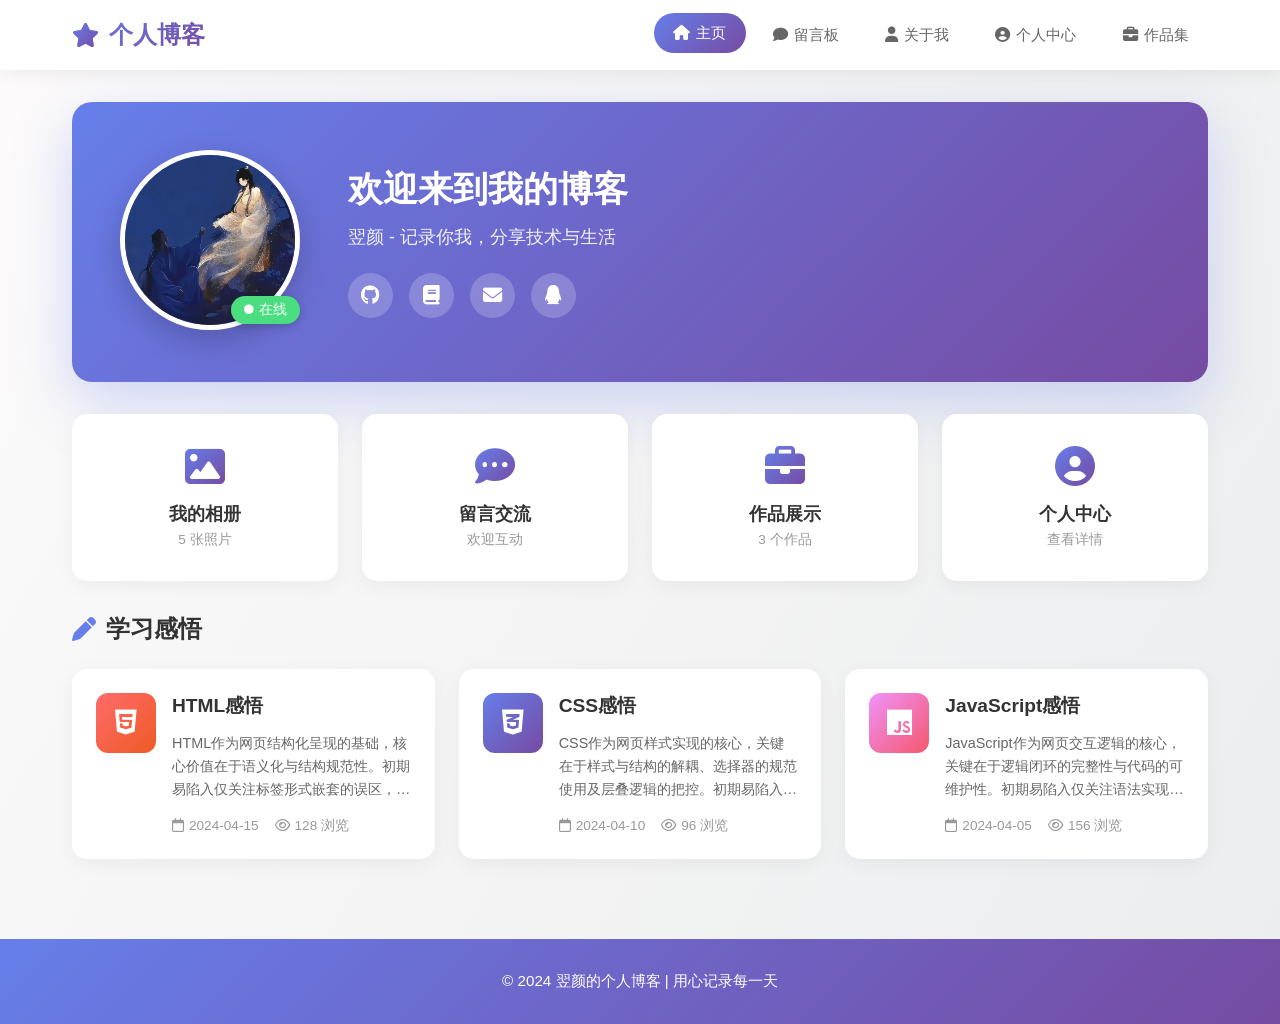
<file: 个人博客/index.html>
<!doctype html>
<html lang="zh-CN">
  <head>
    <meta charset="UTF-8" />
    <meta name="viewport" content="width=device-width, initial-scale=1.0" />
    <title>翌颜的个人博客 - 首页</title>
    <link rel="stylesheet" href="css/common.css" />
    <link rel="stylesheet" href="css/main.CSS" />
    <link
      rel="stylesheet"
      href="https://cdnjs.cloudflare.com/ajax/libs/font-awesome/6.4.0/css/all.min.css"
    />
  </head>
  <body>
    <nav id="nav">
      <div class="nav-container">
        <div class="logo">
          <i class="fas fa-star"></i>
          <span>个人博客</span>
        </div>
        <div class="menu-toggle">
          <i class="fas fa-bars"></i>
        </div>
        <div class="nav-list">
          <a href="main.html" class="active"
            ><i class="fas fa-home"></i> 主页</a
          >
          <a href="留言板.html"><i class="fas fa-comment"></i> 留言板</a>
          <a href="about.html"><i class="fas fa-user"></i> 关于我</a>
          <a href="center.html"><i class="fas fa-user-circle"></i> 个人中心</a>
          <a href="works.html"><i class="fas fa-briefcase"></i> 作品集</a>
        </div>
      </div>
    </nav>

    <main id="main">
      <div class="hero-section">
        <div class="hero-content">
          <div class="img_box">
            <img src="imgs/对饮.jpg" alt="个人头像" />
            <div class="status-badge"><i class="fas fa-circle"></i> 在线</div>
          </div>
          <div class="profile-info">
            <h1>欢迎来到我的博客</h1>
            <p class="subtitle">翌颜 - 记录你我，分享技术与生活</p>
            <div class="social-links">
              <a href="#" title="GitHub"><i class="fab fa-github"></i></a>
              <a href="#" title="CSDN"><i class="fas fa-book"></i></a>
              <a href="#" title="邮箱"><i class="fas fa-envelope"></i></a>
              <a href="#" title="QQ"><i class="fab fa-qq"></i></a>
            </div>
          </div>
        </div>
      </div>

      <div class="content-wrapper">
        <section class="quick-links">
          <div class="link-card">
            <a href="照片.html">
              <i class="fas fa-image"></i>
              <span>我的相册</span>
              <small>5 张照片</small>
            </a>
          </div>
          <div class="link-card">
            <a href="留言板.html">
              <i class="fas fa-comment-dots"></i>
              <span>留言交流</span>
              <small>欢迎互动</small>
            </a>
          </div>
          <div class="link-card">
            <a href="works.html">
              <i class="fas fa-briefcase"></i>
              <span>作品展示</span>
              <small>3 个作品</small>
            </a>
          </div>
          <div class="link-card">
            <a href="center.html">
              <i class="fas fa-user-circle"></i>
              <span>个人中心</span>
              <small>查看详情</small>
            </a>
          </div>
        </section>

        <section class="articles-section">
          <h2 class="section-title"><i class="fas fa-pen"></i> 学习感悟</h2>
          <div class="articles-grid">
            <article class="article-card">
              <div class="article-icon">
                <i class="fab fa-html5"></i>
              </div>
              <div class="article-content">
                <h3>HTML感悟</h3>
                <p>
                  HTML作为网页结构化呈现的基础，核心价值在于语义化与结构规范性。初期易陷入仅关注标签形式嵌套的误区，忽视header、section、p等标签的语义属性，导致页面结构混乱、可读性与可维护性差。实操中需精准匹配标签与内容逻辑，严格遵循标签闭合规则，边编写边调试预览，确保层级清晰。
                </p>
                <div class="article-meta">
                  <span><i class="far fa-calendar"></i> 2024-04-15</span>
                  <span><i class="far fa-eye"></i> 128 浏览</span>
                </div>
              </div>
            </article>

            <article class="article-card">
              <div
                class="article-icon"
                style="
                  background: linear-gradient(135deg, #667eea 0%, #764ba2 100%);
                "
              >
                <i class="fab fa-css3-alt"></i>
              </div>
              <div class="article-content">
                <h3>CSS感悟</h3>
                <p>
                  CSS作为网页样式实现的核心，关键在于样式与结构的解耦、选择器的规范使用及层叠逻辑的把控。初期易陷入样式堆砌的误区，滥用ID选择器或行内样式，导致样式冲突、复用性差，后期维护成本高。
                </p>
                <div class="article-meta">
                  <span><i class="far fa-calendar"></i> 2024-04-10</span>
                  <span><i class="far fa-eye"></i> 96 浏览</span>
                </div>
              </div>
            </article>

            <article class="article-card">
              <div
                class="article-icon"
                style="
                  background: linear-gradient(135deg, #f093fb 0%, #f5576c 100%);
                "
              >
                <i class="fab fa-js"></i>
              </div>
              <div class="article-content">
                <h3>JavaScript感悟</h3>
                <p>
                  JavaScript作为网页交互逻辑的核心，关键在于逻辑闭环的完整性与代码的可维护性。初期易陷入仅关注语法实现的误区，忽视变量作用域、事件触发时机等细节，导致交互行为异常、代码难以调试。
                </p>
                <div class="article-meta">
                  <span><i class="far fa-calendar"></i> 2024-04-05</span>
                  <span><i class="far fa-eye"></i> 156 浏览</span>
                </div>
              </div>
            </article>
          </div>
        </section>
      </div>
    </main>

    <footer class="footer">
      <p>© 2024 翌颜的个人博客 | 用心记录每一天</p>
    </footer>

    <script>
      document
        .querySelector(".menu-toggle")
        .addEventListener("click", function () {
          document.querySelector(".nav-list").classList.toggle("active");
        });

      document.querySelectorAll(".nav-list a").forEach((link) => {
        if (link.href === window.location.href) {
          link.classList.add("active");
        }
      });

      const observer = new IntersectionObserver(
        (entries) => {
          entries.forEach((entry) => {
            if (entry.isIntersecting) {
              entry.target.style.opacity = "1";
              entry.target.style.transform = "translateY(0)";
            }
          });
        },
        { threshold: 0.1 },
      );

      document.querySelectorAll(".article-card, .link-card").forEach((card) => {
        card.style.opacity = "0";
        card.style.transform = "translateY(20px)";
        card.style.transition = "opacity 0.6s ease, transform 0.6s ease";
        observer.observe(card);
      });
    </script>
  </body>
</html>
</file>
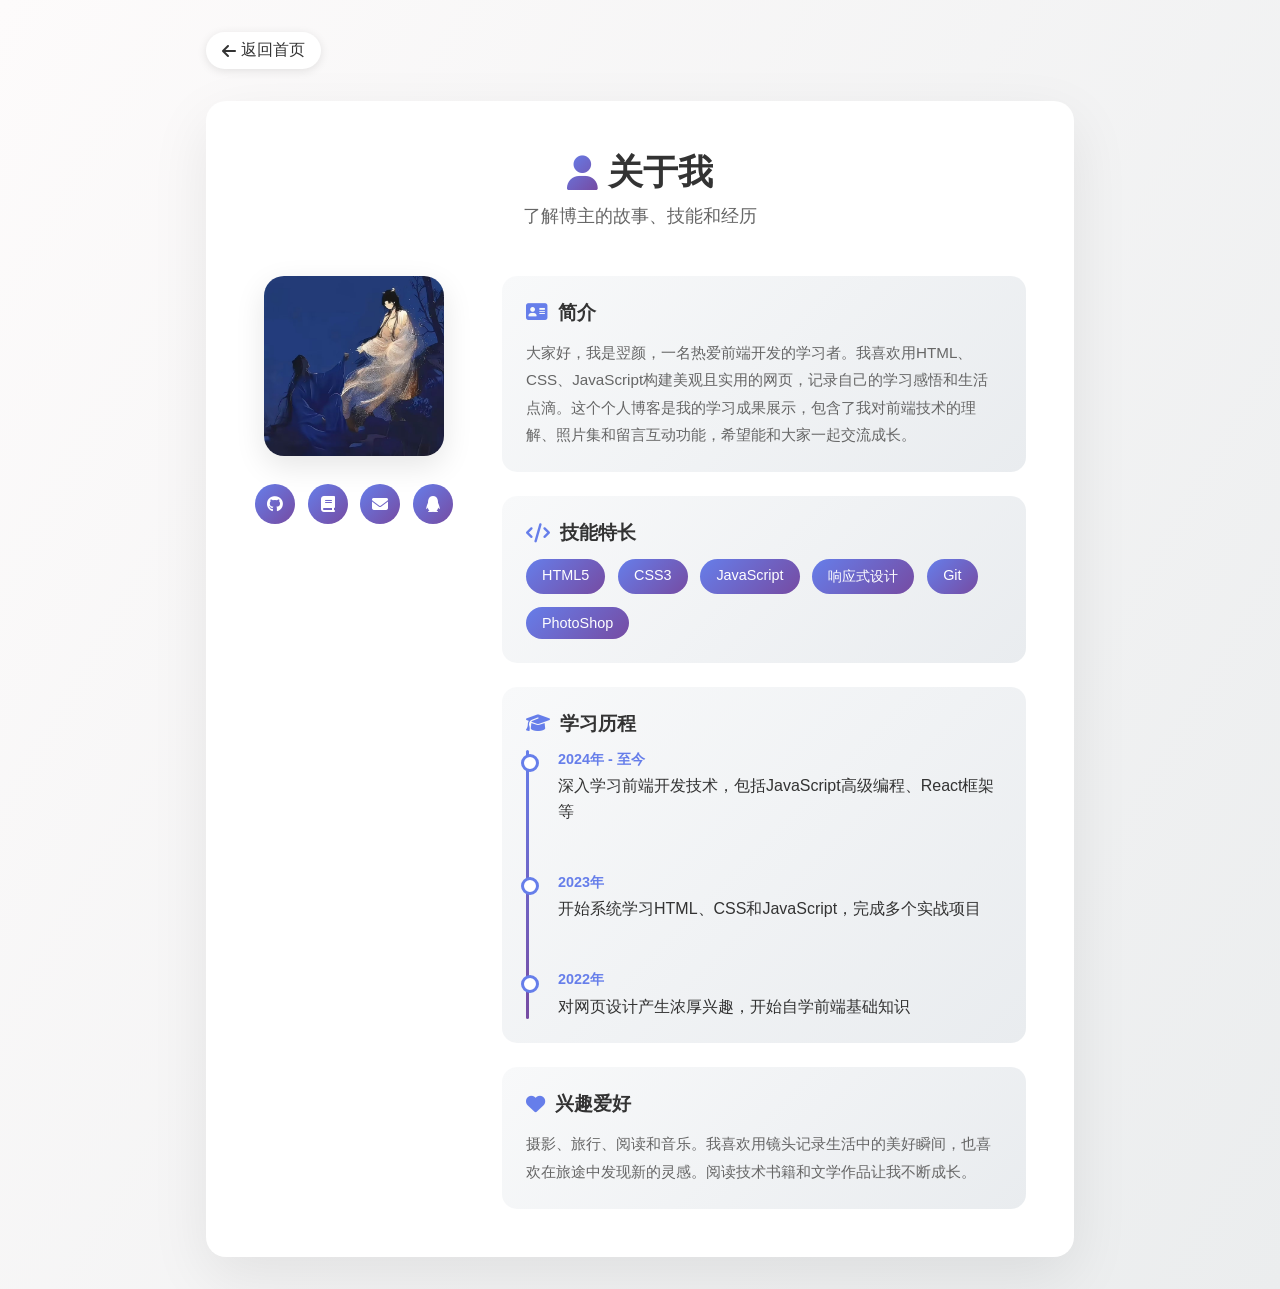
<file: 个人博客/about.html>
<!doctype html>
<html lang="zh-CN">
  <head>
    <meta charset="UTF-8" />
    <meta name="viewport" content="width=device-width, initial-scale=1.0" />
    <title>关于我 - 个人博客</title>
    <link rel="stylesheet" href="css/common.css" />
    <link
      rel="stylesheet"
      href="https://cdnjs.cloudflare.com/ajax/libs/font-awesome/6.4.0/css/all.min.css"
    />
    <style>
      * {
        padding: 0;
        margin: 0;
        box-sizing: border-box;
      }

      body {
        background: linear-gradient(120deg, #fdfbfb 0%, #ebedee 100%);
        min-height: 100vh;
        font-family: "PingFang SC", "Microsoft YaHei", sans-serif;
      }

      .container {
        max-width: 900px;
        margin: 0 auto;
        padding: 2rem 1rem;
      }

      .back-btn {
        display: inline-flex;
        align-items: center;
        gap: 5px;
        color: #333;
        font-size: 1rem;
        padding: 0.5rem 1rem;
        background: white;
        border-radius: 25px;
        transition: all 0.3s ease;
        margin-bottom: 2rem;
        box-shadow: 0 2px 10px rgba(0, 0, 0, 0.1);
      }

      .back-btn:hover {
        transform: translateX(-5px);
        box-shadow: 0 4px 15px rgba(0, 0, 0, 0.15);
      }

      .about-card {
        background: white;
        border-radius: 20px;
        padding: 3rem;
        box-shadow: 0 20px 60px rgba(0, 0, 0, 0.08);
      }

      .section-header {
        text-align: center;
        margin-bottom: 3rem;
      }

      .section-header h1 {
        font-size: 2.2rem;
        color: #333;
        margin-bottom: 0.5rem;
        display: flex;
        align-items: center;
        justify-content: center;
        gap: 10px;
      }

      .section-header h1 i {
        background: linear-gradient(135deg, #667eea 0%, #764ba2 100%);
        -webkit-background-clip: text;
        -webkit-text-fill-color: transparent;
      }

      .section-header p {
        color: #666;
        font-size: 1.1rem;
      }

      .about-content {
        display: grid;
        grid-template-columns: 200px 1fr;
        gap: 3rem;
        align-items: start;
      }

      .avatar-section {
        text-align: center;
      }

      .avatar-section img {
        width: 180px;
        height: 180px;
        border-radius: 20px;
        object-fit: cover;
        box-shadow: 0 10px 30px rgba(0, 0, 0, 0.1);
        margin-bottom: 1.5rem;
        transition: transform 0.3s ease;
      }

      .avatar-section img:hover {
        transform: scale(1.05);
      }

      .social-links {
        display: flex;
        justify-content: center;
        gap: 0.8rem;
      }

      .social-links a {
        width: 40px;
        height: 40px;
        background: linear-gradient(135deg, #667eea 0%, #764ba2 100%);
        border-radius: 50%;
        display: flex;
        align-items: center;
        justify-content: center;
        color: white;
        font-size: 1rem;
        transition: all 0.3s ease;
      }

      .social-links a:hover {
        transform: translateY(-3px);
        box-shadow: 0 5px 15px rgba(102, 126, 234, 0.4);
      }

      .info-section {
        display: flex;
        flex-direction: column;
        gap: 1.5rem;
      }

      .info-block {
        background: linear-gradient(135deg, #f8f9fa 0%, #e9ecef 100%);
        padding: 1.5rem;
        border-radius: 15px;
        transition: all 0.3s ease;
      }

      .info-block:hover {
        transform: translateX(5px);
        box-shadow: 0 5px 20px rgba(0, 0, 0, 0.05);
      }

      .info-block h3 {
        color: #333;
        font-size: 1.2rem;
        margin-bottom: 0.8rem;
        display: flex;
        align-items: center;
        gap: 10px;
      }

      .info-block h3 i {
        color: #667eea;
      }

      .info-block p {
        color: #666;
        line-height: 1.8;
        font-size: 0.95rem;
      }

      .skills-list {
        display: flex;
        flex-wrap: wrap;
        gap: 0.8rem;
      }

      .skill-tag {
        padding: 0.5rem 1rem;
        background: linear-gradient(135deg, #667eea 0%, #764ba2 100%);
        color: white;
        border-radius: 20px;
        font-size: 0.9rem;
        transition: all 0.3s ease;
      }

      .skill-tag:hover {
        transform: translateY(-2px);
        box-shadow: 0 5px 15px rgba(102, 126, 234, 0.4);
      }

      .timeline {
        position: relative;
        padding-left: 2rem;
      }

      .timeline::before {
        content: "";
        position: absolute;
        left: 0;
        top: 0;
        bottom: 0;
        width: 3px;
        background: linear-gradient(180deg, #667eea 0%, #764ba2 100%);
        border-radius: 2px;
      }

      .timeline-item {
        position: relative;
        margin-bottom: 1.5rem;
        padding-bottom: 1.5rem;
      }

      .timeline-item::before {
        content: "";
        position: absolute;
        left: -2.3rem;
        top: 0.3rem;
        width: 12px;
        height: 12px;
        background: white;
        border: 3px solid #667eea;
        border-radius: 50%;
      }

      .timeline-item:last-child {
        margin-bottom: 0;
        padding-bottom: 0;
      }

      .timeline-date {
        color: #667eea;
        font-size: 0.9rem;
        font-weight: 600;
        margin-bottom: 0.3rem;
      }

      .timeline-content {
        color: #333;
        font-size: 1rem;
        line-height: 1.6;
      }

      @media (max-width: 768px) {
        .about-content {
          grid-template-columns: 1fr;
          gap: 2rem;
        }

        .avatar-section {
          display: flex;
          flex-direction: column;
          align-items: center;
        }

        .avatar-section img {
          width: 150px;
          height: 150px;
        }

        .section-header h1 {
          font-size: 1.8rem;
        }

        .about-card {
          padding: 2rem 1.5rem;
        }
      }
    </style>
  </head>
  <body>
    <div class="container">
      <a href="main.html" class="back-btn">
        <i class="fas fa-arrow-left"></i> 返回首页
      </a>

      <div class="about-card">
        <div class="section-header">
          <h1><i class="fas fa-user"></i> 关于我</h1>
          <p>了解博主的故事、技能和经历</p>
        </div>

        <div class="about-content">
          <div class="avatar-section">
            <img src="imgs/对饮.jpg" alt="个人头像" />
            <div class="social-links">
              <a href="#" title="GitHub"><i class="fab fa-github"></i></a>
              <a href="#" title="CSDN"><i class="fas fa-book"></i></a>
              <a href="#" title="邮箱"><i class="fas fa-envelope"></i></a>
              <a href="#" title="QQ"><i class="fab fa-qq"></i></a>
            </div>
          </div>

          <div class="info-section">
            <div class="info-block">
              <h3><i class="fas fa-address-card"></i> 简介</h3>
              <p>
                大家好，我是翌颜，一名热爱前端开发的学习者。我喜欢用HTML、CSS、JavaScript构建美观且实用的网页，记录自己的学习感悟和生活点滴。这个个人博客是我的学习成果展示，包含了我对前端技术的理解、照片集和留言互动功能，希望能和大家一起交流成长。
              </p>
            </div>

            <div class="info-block">
              <h3><i class="fas fa-code"></i> 技能特长</h3>
              <div class="skills-list">
                <span class="skill-tag">HTML5</span>
                <span class="skill-tag">CSS3</span>
                <span class="skill-tag">JavaScript</span>
                <span class="skill-tag">响应式设计</span>
                <span class="skill-tag">Git</span>
                <span class="skill-tag">PhotoShop</span>
              </div>
            </div>

            <div class="info-block">
              <h3><i class="fas fa-graduation-cap"></i> 学习历程</h3>
              <div class="timeline">
                <div class="timeline-item">
                  <div class="timeline-date">2024年 - 至今</div>
                  <div class="timeline-content">
                    深入学习前端开发技术，包括JavaScript高级编程、React框架等
                  </div>
                </div>
                <div class="timeline-item">
                  <div class="timeline-date">2023年</div>
                  <div class="timeline-content">
                    开始系统学习HTML、CSS和JavaScript，完成多个实战项目
                  </div>
                </div>
                <div class="timeline-item">
                  <div class="timeline-date">2022年</div>
                  <div class="timeline-content">
                    对网页设计产生浓厚兴趣，开始自学前端基础知识
                  </div>
                </div>
              </div>
            </div>

            <div class="info-block">
              <h3><i class="fas fa-heart"></i> 兴趣爱好</h3>
              <p>
                摄影、旅行、阅读和音乐。我喜欢用镜头记录生活中的美好瞬间，也喜欢在旅途中发现新的灵感。阅读技术书籍和文学作品让我不断成长。
              </p>
            </div>
          </div>
        </div>
      </div>
    </div>
  </body>
</html>
</file>
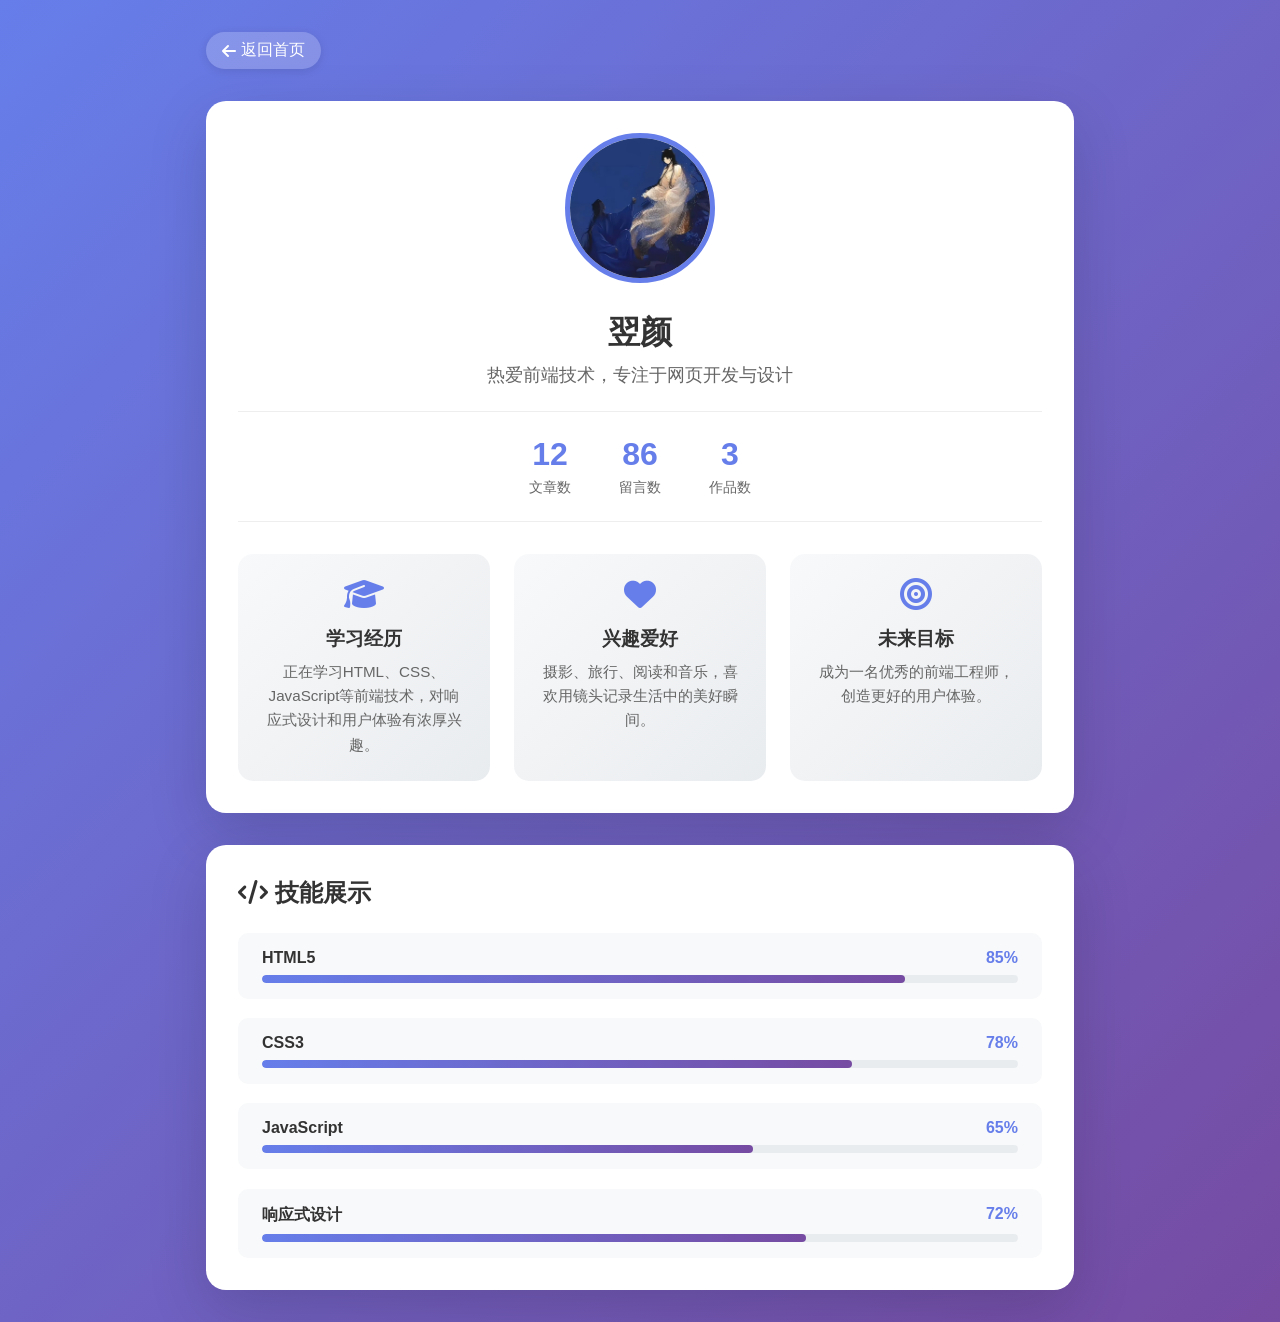
<file: 个人博客/center.html>
<!doctype html>
<html lang="zh-CN">
  <head>
    <meta charset="UTF-8" />
    <meta name="viewport" content="width=device-width, initial-scale=1.0" />
    <title>我的中心 - 个人博客</title>
    <link rel="stylesheet" href="css/common.css" />
    <link
      rel="stylesheet"
      href="https://cdnjs.cloudflare.com/ajax/libs/font-awesome/6.4.0/css/all.min.css"
    />
    <style>
      * {
        padding: 0;
        margin: 0;
        box-sizing: border-box;
      }

      body {
        background: linear-gradient(135deg, #667eea 0%, #764ba2 100%);
        min-height: 100vh;
        font-family: "PingFang SC", "Microsoft YaHei", sans-serif;
      }

      .container {
        max-width: 900px;
        margin: 2rem auto;
        padding: 0 1rem;
      }

      .back-btn {
        display: inline-flex;
        align-items: center;
        gap: 5px;
        color: white;
        font-size: 1rem;
        padding: 0.5rem 1rem;
        background: rgba(255, 255, 255, 0.2);
        border-radius: 25px;
        transition: all 0.3s ease;
        margin-bottom: 2rem;
      }

      .back-btn:hover {
        background: rgba(255, 255, 255, 0.3);
        transform: translateX(-5px);
      }

      .profile-card {
        background: white;
        border-radius: 20px;
        padding: 2rem;
        box-shadow: 0 20px 60px rgba(0, 0, 0, 0.15);
        text-align: center;
        margin-bottom: 2rem;
      }

      .avatar {
        width: 150px;
        height: 150px;
        border-radius: 50%;
        object-fit: cover;
        border: 5px solid #667eea;
        margin-bottom: 1.5rem;
        transition: transform 0.3s ease;
      }

      .avatar:hover {
        transform: scale(1.05);
      }

      .profile-card h1 {
        color: #333;
        font-size: 2rem;
        margin-bottom: 0.5rem;
      }

      .profile-card .subtitle {
        color: #666;
        font-size: 1.1rem;
        margin-bottom: 1.5rem;
      }

      .stats {
        display: flex;
        justify-content: center;
        gap: 3rem;
        padding: 1.5rem 0;
        border-top: 1px solid #eee;
        border-bottom: 1px solid #eee;
      }

      .stat-item {
        text-align: center;
      }

      .stat-item .number {
        font-size: 2rem;
        font-weight: bold;
        color: #667eea;
      }

      .stat-item .label {
        color: #666;
        font-size: 0.9rem;
        margin-top: 0.3rem;
      }

      .info-grid {
        display: grid;
        grid-template-columns: repeat(auto-fit, minmax(250px, 1fr));
        gap: 1.5rem;
        margin-top: 2rem;
      }

      .info-card {
        background: linear-gradient(135deg, #f8f9fa 0%, #e9ecef 100%);
        padding: 1.5rem;
        border-radius: 15px;
        transition: all 0.3s ease;
      }

      .info-card:hover {
        transform: translateY(-5px);
        box-shadow: 0 10px 30px rgba(0, 0, 0, 0.1);
      }

      .info-card i {
        font-size: 2rem;
        color: #667eea;
        margin-bottom: 1rem;
      }

      .info-card h3 {
        color: #333;
        margin-bottom: 0.5rem;
      }

      .info-card p {
        color: #666;
        font-size: 0.95rem;
        line-height: 1.6;
      }

      .skills-section {
        background: white;
        border-radius: 20px;
        padding: 2rem;
        box-shadow: 0 20px 60px rgba(0, 0, 0, 0.15);
      }

      .skills-section h2 {
        color: #333;
        margin-bottom: 1.5rem;
        font-size: 1.5rem;
      }

      .skill-bars {
        display: flex;
        flex-direction: column;
        gap: 1.2rem;
      }

      .skill-item {
        background: #f8f9fa;
        padding: 1rem 1.5rem;
        border-radius: 10px;
      }

      .skill-header {
        display: flex;
        justify-content: space-between;
        margin-bottom: 0.5rem;
      }

      .skill-name {
        color: #333;
        font-weight: 600;
      }

      .skill-percent {
        color: #667eea;
        font-weight: bold;
      }

      .skill-bar {
        height: 8px;
        background: #e9ecef;
        border-radius: 4px;
        overflow: hidden;
      }

      .skill-progress {
        height: 100%;
        background: linear-gradient(90deg, #667eea, #764ba2);
        border-radius: 4px;
        transition: width 1s ease;
      }

      @media (max-width: 768px) {
        .stats {
          flex-direction: column;
          gap: 1.5rem;
        }

        .profile-card h1 {
          font-size: 1.5rem;
        }

        .avatar {
          width: 120px;
          height: 120px;
        }
      }
    </style>
  </head>
  <body>
    <div class="container">
      <a href="main.html" class="back-btn">
        <i class="fas fa-arrow-left"></i> 返回首页
      </a>

      <div class="profile-card">
        <img src="imgs/对饮.jpg" alt="个人头像" class="avatar" />
        <h1>翌颜</h1>
        <p class="subtitle">热爱前端技术，专注于网页开发与设计</p>

        <div class="stats">
          <div class="stat-item">
            <div class="number">12</div>
            <div class="label">文章数</div>
          </div>
          <div class="stat-item">
            <div class="number">86</div>
            <div class="label">留言数</div>
          </div>
          <div class="stat-item">
            <div class="number">3</div>
            <div class="label">作品数</div>
          </div>
        </div>

        <div class="info-grid">
          <div class="info-card">
            <i class="fas fa-graduation-cap"></i>
            <h3>学习经历</h3>
            <p>正在学习HTML、CSS、JavaScript等前端技术，对响应式设计和用户体验有浓厚兴趣。</p>
          </div>
          <div class="info-card">
            <i class="fas fa-heart"></i>
            <h3>兴趣爱好</h3>
            <p>摄影、旅行、阅读和音乐，喜欢用镜头记录生活中的美好瞬间。</p>
          </div>
          <div class="info-card">
            <i class="fas fa-bullseye"></i>
            <h3>未来目标</h3>
            <p>成为一名优秀的前端工程师，创造更好的用户体验。</p>
          </div>
        </div>
      </div>

      <div class="skills-section">
        <h2><i class="fas fa-code"></i> 技能展示</h2>
        <div class="skill-bars">
          <div class="skill-item">
            <div class="skill-header">
              <span class="skill-name">HTML5</span>
              <span class="skill-percent">85%</span>
            </div>
            <div class="skill-bar">
              <div class="skill-progress" style="width: 85%"></div>
            </div>
          </div>
          <div class="skill-item">
            <div class="skill-header">
              <span class="skill-name">CSS3</span>
              <span class="skill-percent">78%</span>
            </div>
            <div class="skill-bar">
              <div class="skill-progress" style="width: 78%"></div>
            </div>
          </div>
          <div class="skill-item">
            <div class="skill-header">
              <span class="skill-name">JavaScript</span>
              <span class="skill-percent">65%</span>
            </div>
            <div class="skill-bar">
              <div class="skill-progress" style="width: 65%"></div>
            </div>
          </div>
          <div class="skill-item">
            <div class="skill-header">
              <span class="skill-name">响应式设计</span>
              <span class="skill-percent">72%</span>
            </div>
            <div class="skill-bar">
              <div class="skill-progress" style="width: 72%"></div>
            </div>
          </div>
        </div>
      </div>
    </div>

    <script>
      document.addEventListener("DOMContentLoaded", function () {
        const skillBars = document.querySelectorAll(".skill-progress");
        skillBars.forEach((bar) => {
          const width = bar.style.width;
          bar.style.width = "0";
          setTimeout(() => {
            bar.style.width = width;
          }, 300);
        });
      });
    </script>
  </body>
</html>
</file>
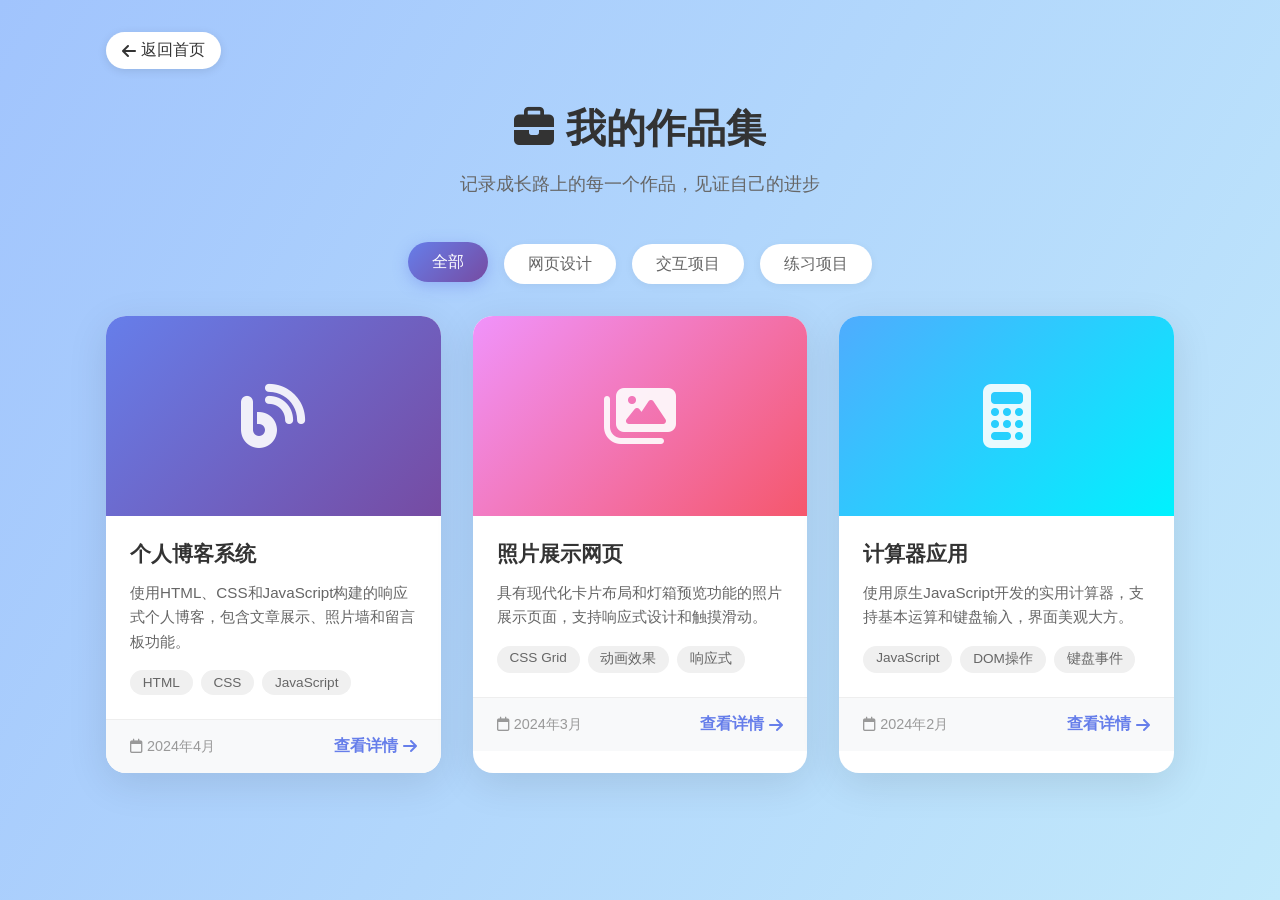
<file: 个人博客/works.html>
<!doctype html>
<html lang="zh-CN">
  <head>
    <meta charset="UTF-8" />
    <meta name="viewport" content="width=device-width, initial-scale=1.0" />
    <title>作品集 - 个人博客</title>
    <link rel="stylesheet" href="css/common.css" />
    <link
      rel="stylesheet"
      href="https://cdnjs.cloudflare.com/ajax/libs/font-awesome/6.4.0/css/all.min.css"
    />
    <style>
      * {
        padding: 0;
        margin: 0;
        box-sizing: border-box;
      }

      body {
        background: linear-gradient(120deg, #a1c4fd 0%, #c2e9fb 100%);
        min-height: 100vh;
        font-family: "PingFang SC", "Microsoft YaHei", sans-serif;
      }

      .container {
        max-width: 1100px;
        margin: 0 auto;
        padding: 2rem 1rem;
      }

      .header {
        text-align: center;
        margin-bottom: 3rem;
      }

      .header h1 {
        font-size: 2.5rem;
        color: #333;
        margin-bottom: 1rem;
      }

      .header p {
        color: #666;
        font-size: 1.1rem;
      }

      .back-btn {
        display: inline-flex;
        align-items: center;
        gap: 5px;
        color: #333;
        font-size: 1rem;
        padding: 0.5rem 1rem;
        background: white;
        border-radius: 25px;
        transition: all 0.3s ease;
        margin-bottom: 2rem;
        box-shadow: 0 2px 10px rgba(0, 0, 0, 0.1);
      }

      .back-btn:hover {
        transform: translateX(-5px);
        box-shadow: 0 4px 15px rgba(0, 0, 0, 0.15);
      }

      .works-grid {
        display: grid;
        grid-template-columns: repeat(auto-fit, minmax(300px, 1fr));
        gap: 2rem;
      }

      .work-card {
        background: white;
        border-radius: 20px;
        overflow: hidden;
        box-shadow: 0 10px 40px rgba(0, 0, 0, 0.1);
        transition: all 0.4s ease;
        cursor: pointer;
      }

      .work-card:hover {
        transform: translateY(-10px);
        box-shadow: 0 20px 60px rgba(0, 0, 0, 0.15);
      }

      .work-image {
        width: 100%;
        height: 200px;
        background: linear-gradient(135deg, #667eea 0%, #764ba2 100%);
        display: flex;
        align-items: center;
        justify-content: center;
        position: relative;
        overflow: hidden;
      }

      .work-image i {
        font-size: 4rem;
        color: white;
        opacity: 0.9;
      }

      .work-image::before {
        content: "";
        position: absolute;
        top: 0;
        left: -100%;
        width: 100%;
        height: 100%;
        background: linear-gradient(
          90deg,
          transparent,
          rgba(255, 255, 255, 0.3),
          transparent
        );
        transition: left 0.5s ease;
      }

      .work-card:hover .work-image::before {
        left: 100%;
      }

      .work-content {
        padding: 1.5rem;
      }

      .work-content h3 {
        color: #333;
        font-size: 1.3rem;
        margin-bottom: 0.8rem;
      }

      .work-content p {
        color: #666;
        font-size: 0.95rem;
        line-height: 1.6;
        margin-bottom: 1rem;
      }

      .work-tags {
        display: flex;
        flex-wrap: wrap;
        gap: 0.5rem;
      }

      .tag {
        padding: 0.3rem 0.8rem;
        background: #f0f0f0;
        color: #666;
        border-radius: 15px;
        font-size: 0.85rem;
        transition: all 0.3s ease;
      }

      .work-card:hover .tag {
        background: #667eea;
        color: white;
      }

      .work-meta {
        display: flex;
        justify-content: space-between;
        align-items: center;
        padding: 1rem 1.5rem;
        background: #f8f9fa;
        border-top: 1px solid #eee;
      }

      .work-date {
        color: #999;
        font-size: 0.9rem;
      }

      .work-link {
        color: #667eea;
        font-weight: 600;
        display: flex;
        align-items: center;
        gap: 5px;
      }

      .work-link:hover {
        color: #764ba2;
      }

      .filter-tabs {
        display: flex;
        justify-content: center;
        gap: 1rem;
        margin-bottom: 2rem;
        flex-wrap: wrap;
      }

      .filter-tab {
        padding: 0.6rem 1.5rem;
        background: white;
        border: none;
        border-radius: 25px;
        cursor: pointer;
        color: #666;
        font-size: 1rem;
        transition: all 0.3s ease;
        box-shadow: 0 2px 10px rgba(0, 0, 0, 0.05);
      }

      .filter-tab:hover,
      .filter-tab.active {
        background: linear-gradient(135deg, #667eea 0%, #764ba2 100%);
        color: white;
        transform: translateY(-2px);
        box-shadow: 0 4px 15px rgba(102, 126, 234, 0.4);
      }

      @media (max-width: 768px) {
        .header h1 {
          font-size: 2rem;
        }

        .works-grid {
          grid-template-columns: 1fr;
        }

        .filter-tabs {
          gap: 0.5rem;
        }

        .filter-tab {
          padding: 0.5rem 1rem;
          font-size: 0.9rem;
        }
      }
    </style>
  </head>
  <body>
    <div class="container">
      <a href="main.html" class="back-btn">
        <i class="fas fa-arrow-left"></i> 返回首页
      </a>

      <div class="header">
        <h1><i class="fas fa-briefcase"></i> 我的作品集</h1>
        <p>记录成长路上的每一个作品，见证自己的进步</p>
      </div>

      <div class="filter-tabs">
        <button class="filter-tab active">全部</button>
        <button class="filter-tab">网页设计</button>
        <button class="filter-tab">交互项目</button>
        <button class="filter-tab">练习项目</button>
      </div>

      <div class="works-grid">
        <div class="work-card">
          <div
            class="work-image"
            style="
              background: linear-gradient(135deg, #667eea 0%, #764ba2 100%);
            "
          >
            <i class="fas fa-blog"></i>
          </div>
          <div class="work-content">
            <h3>个人博客系统</h3>
            <p>
              使用HTML、CSS和JavaScript构建的响应式个人博客，包含文章展示、照片墙和留言板功能。
            </p>
            <div class="work-tags">
              <span class="tag">HTML</span>
              <span class="tag">CSS</span>
              <span class="tag">JavaScript</span>
            </div>
          </div>
          <div class="work-meta">
            <span class="work-date"
              ><i class="far fa-calendar"></i> 2024年4月</span
            >
            <span class="work-link"
              >查看详情 <i class="fas fa-arrow-right"></i
            ></span>
          </div>
        </div>

        <div class="work-card">
          <div
            class="work-image"
            style="
              background: linear-gradient(135deg, #f093fb 0%, #f5576c 100%);
            "
          >
            <i class="fas fa-images"></i>
          </div>
          <div class="work-content">
            <h3>照片展示网页</h3>
            <p>
              具有现代化卡片布局和灯箱预览功能的照片展示页面，支持响应式设计和触摸滑动。
            </p>
            <div class="work-tags">
              <span class="tag">CSS Grid</span>
              <span class="tag">动画效果</span>
              <span class="tag">响应式</span>
            </div>
          </div>
          <div class="work-meta">
            <span class="work-date"
              ><i class="far fa-calendar"></i> 2024年3月</span
            >
            <span class="work-link"
              >查看详情 <i class="fas fa-arrow-right"></i
            ></span>
          </div>
        </div>

        <div class="work-card">
          <div
            class="work-image"
            style="
              background: linear-gradient(135deg, #4facfe 0%, #00f2fe 100%);
            "
          >
            <i class="fas fa-calculator"></i>
          </div>
          <div class="work-content">
            <h3>计算器应用</h3>
            <p>
              使用原生JavaScript开发的实用计算器，支持基本运算和键盘输入，界面美观大方。
            </p>
            <div class="work-tags">
              <span class="tag">JavaScript</span>
              <span class="tag">DOM操作</span>
              <span class="tag">键盘事件</span>
            </div>
          </div>
          <div class="work-meta">
            <span class="work-date"
              ><i class="far fa-calendar"></i> 2024年2月</span
            >
            <span class="work-link"
              >查看详情 <i class="fas fa-arrow-right"></i
            ></span>
          </div>
        </div>
      </div>
    </div>

    <script>
      document.querySelectorAll(".filter-tab").forEach((tab) => {
        tab.addEventListener("click", function () {
          document
            .querySelectorAll(".filter-tab")
            .forEach((t) => t.classList.remove("active"));
          this.classList.add("active");
        });
      });
    </script>
  </body>
</html>
</file>
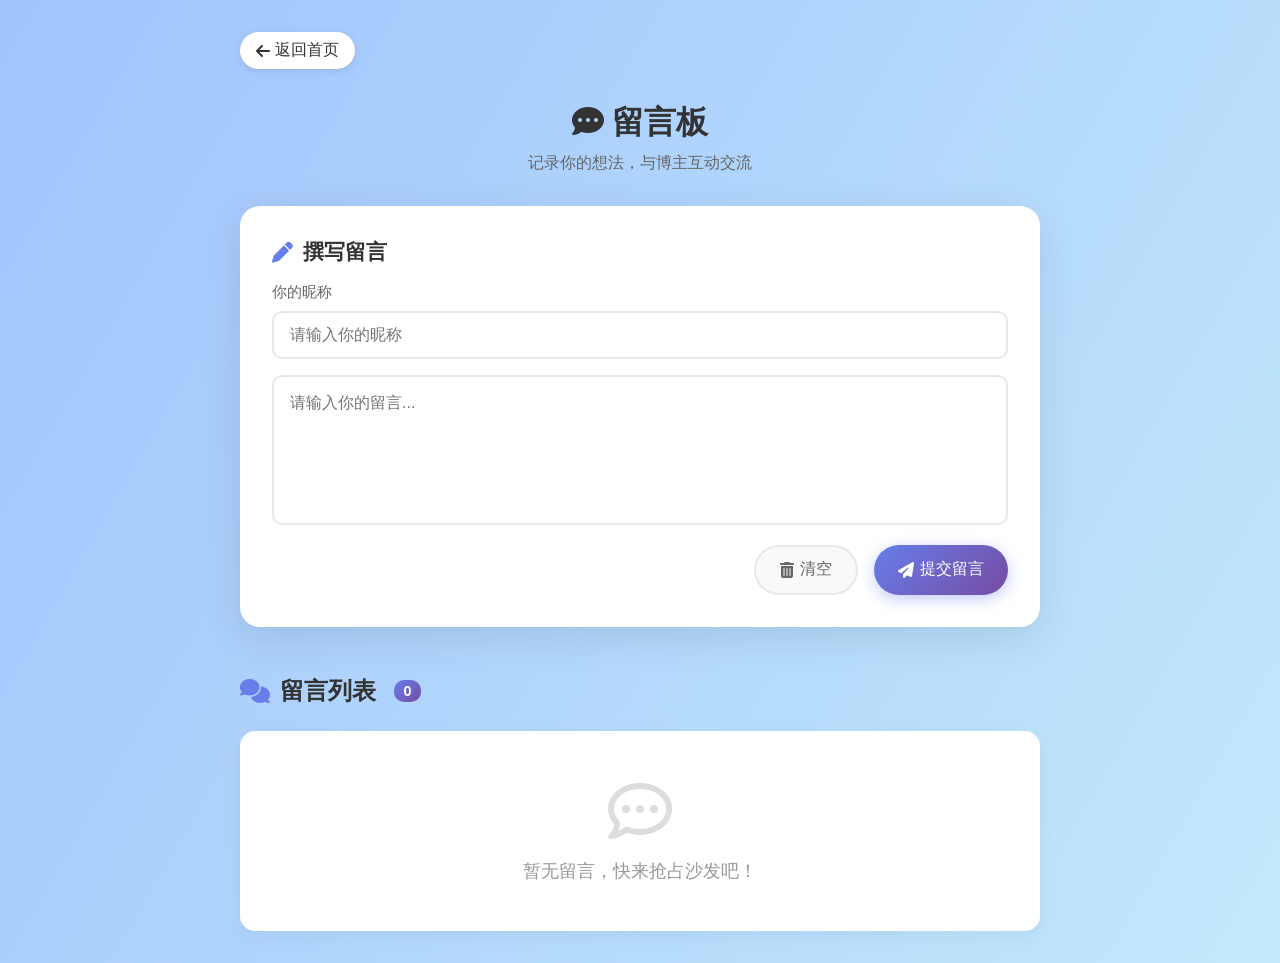
<file: 个人博客/留言板.html>
<!doctype html>
<html lang="zh-CN">
  <head>
    <meta charset="UTF-8" />
    <meta name="viewport" content="width=device-width, initial-scale=1.0" />
    <title>留言板 - 个人博客</title>
    <link rel="stylesheet" href="css/common.css" />
    <link
      rel="stylesheet"
      href="https://cdnjs.cloudflare.com/ajax/libs/font-awesome/6.4.0/css/all.min.css"
    />
    <style>
      * {
        padding: 0;
        margin: 0;
        box-sizing: border-box;
      }

      body {
        background: linear-gradient(120deg, #a1c4fd 0%, #c2e9fb 100%);
        min-height: 100vh;
        font-family: "PingFang SC", "Microsoft YaHei", sans-serif;
        padding: 2rem 1rem;
      }

      .container {
        max-width: 800px;
        margin: 0 auto;
      }

      .header {
        text-align: center;
        margin-bottom: 2rem;
      }

      .header h1 {
        font-size: 2rem;
        color: #333;
        margin-bottom: 0.5rem;
      }

      .header p {
        color: #666;
        font-size: 1rem;
      }

      .back-btn {
        display: inline-flex;
        align-items: center;
        gap: 5px;
        color: #333;
        font-size: 1rem;
        padding: 0.5rem 1rem;
        background: white;
        border-radius: 25px;
        transition: all 0.3s ease;
        margin-bottom: 2rem;
        box-shadow: 0 2px 10px rgba(0, 0, 0, 0.1);
      }

      .back-btn:hover {
        transform: translateX(-5px);
        box-shadow: 0 4px 15px rgba(0, 0, 0, 0.15);
      }

      .message-form {
        background: white;
        border-radius: 20px;
        padding: 2rem;
        box-shadow: 0 10px 40px rgba(0, 0, 0, 0.1);
        margin-bottom: 2rem;
      }

      .message-form h2 {
        color: #333;
        font-size: 1.3rem;
        margin-bottom: 1rem;
        display: flex;
        align-items: center;
        gap: 10px;
      }

      .message-form h2 i {
        color: #667eea;
      }

      .input-group {
        margin-bottom: 1rem;
      }

      .input-group label {
        display: block;
        margin-bottom: 0.5rem;
        color: #666;
        font-size: 0.95rem;
      }

      .input-group input {
        width: 100%;
        padding: 0.8rem 1rem;
        border: 2px solid #e8e8e8;
        border-radius: 10px;
        font-size: 1rem;
        transition: border-color 0.3s ease;
      }

      .input-group input:focus {
        outline: none;
        border-color: #667eea;
      }

      textarea {
        width: 100%;
        height: 150px;
        padding: 1rem;
        border: 2px solid #e8e8e8;
        border-radius: 10px;
        resize: none;
        font-size: 1rem;
        margin-bottom: 1rem;
        transition: border-color 0.3s ease;
        font-family: inherit;
      }

      textarea:focus {
        outline: none;
        border-color: #667eea;
      }

      .btn-group {
        display: flex;
        gap: 1rem;
        justify-content: flex-end;
      }

      .btn {
        padding: 0.8rem 1.5rem;
        border: none;
        border-radius: 25px;
        cursor: pointer;
        font-size: 1rem;
        transition: all 0.3s ease;
        display: flex;
        align-items: center;
        gap: 6px;
      }

      .submit-btn {
        background: linear-gradient(135deg, #667eea 0%, #764ba2 100%);
        color: #fff;
        box-shadow: 0 4px 15px rgba(102, 126, 234, 0.4);
      }

      .submit-btn:hover {
        transform: translateY(-2px);
        box-shadow: 0 6px 20px rgba(102, 126, 234, 0.5);
      }

      .clear-btn {
        background: #f8f9fa;
        color: #666;
        border: 2px solid #e8e8e8;
      }

      .clear-btn:hover {
        background: #fee;
        border-color: #ff6b6b;
        color: #ff6b6b;
      }

      .messages-section {
        margin-top: 3rem;
      }

      .messages-section h2 {
        color: #333;
        font-size: 1.5rem;
        margin-bottom: 1.5rem;
        display: flex;
        align-items: center;
        gap: 10px;
      }

      .messages-section h2 i {
        color: #667eea;
      }

      .messages-count {
        background: linear-gradient(135deg, #667eea 0%, #764ba2 100%);
        color: white;
        padding: 0.2rem 0.6rem;
        border-radius: 10px;
        font-size: 0.9rem;
        margin-left: 0.5rem;
      }

      .message-list {
        display: flex;
        flex-direction: column;
        gap: 1rem;
      }

      .message-card {
        background: white;
        border-radius: 15px;
        padding: 1.5rem;
        box-shadow: 0 5px 20px rgba(0, 0, 0, 0.05);
        transition: all 0.3s ease;
        animation: fadeIn 0.4s ease;
      }

      @keyframes fadeIn {
        from {
          opacity: 0;
          transform: translateY(10px);
        }
        to {
          opacity: 1;
          transform: translateY(0);
        }
      }

      .message-card:hover {
        box-shadow: 0 10px 30px rgba(0, 0, 0, 0.1);
      }

      .message-header {
        display: flex;
        justify-content: space-between;
        align-items: center;
        margin-bottom: 1rem;
      }

      .message-author {
        display: flex;
        align-items: center;
        gap: 10px;
      }

      .author-avatar {
        width: 40px;
        height: 40px;
        background: linear-gradient(135deg, #667eea 0%, #764ba2 100%);
        border-radius: 50%;
        display: flex;
        align-items: center;
        justify-content: center;
        color: white;
        font-weight: bold;
        font-size: 1.1rem;
      }

      .author-name {
        color: #333;
        font-weight: 600;
      }

      .message-time {
        color: #999;
        font-size: 0.85rem;
      }

      .message-content {
        color: #666;
        line-height: 1.8;
        font-size: 0.95rem;
      }

      .message-actions {
        margin-top: 1rem;
        display: flex;
        justify-content: flex-end;
      }

      .delete-btn {
        padding: 0.4rem 0.8rem;
        background: transparent;
        color: #999;
        border: none;
        border-radius: 5px;
        cursor: pointer;
        font-size: 0.85rem;
        transition: all 0.3s ease;
      }

      .delete-btn:hover {
        background: #fee;
        color: #ff6b6b;
      }

      .empty-state {
        text-align: center;
        padding: 3rem;
        background: white;
        border-radius: 15px;
        box-shadow: 0 5px 20px rgba(0, 0, 0, 0.05);
      }

      .empty-state i {
        font-size: 4rem;
        color: #ddd;
        margin-bottom: 1rem;
      }

      .empty-state p {
        color: #999;
        font-size: 1.1rem;
      }

      @media (max-width: 768px) {
        .header h1 {
          font-size: 1.5rem;
        }

        .message-form {
          padding: 1.5rem;
        }

        .btn-group {
          flex-direction: column;
        }

        .btn {
          width: 100%;
          justify-content: center;
        }

        .message-header {
          flex-direction: column;
          align-items: flex-start;
          gap: 0.5rem;
        }

        textarea {
          height: 120px;
        }
      }
    </style>
  </head>
  <body>
    <div class="container">
      <a href="main.html" class="back-btn">
        <i class="fas fa-arrow-left"></i> 返回首页
      </a>

      <div class="header">
        <h1><i class="fas fa-comment-dots"></i> 留言板</h1>
        <p>记录你的想法，与博主互动交流</p>
      </div>

      <div class="message-form">
        <h2><i class="fas fa-pen"></i> 撰写留言</h2>
        <div class="input-group">
          <label for="nameInput">你的昵称</label>
          <input type="text" id="nameInput" placeholder="请输入你的昵称" />
        </div>
        <textarea id="messageInput" placeholder="请输入你的留言..."></textarea>
        <div class="btn-group">
          <button class="btn clear-btn" id="clearBtn">
            <i class="fas fa-trash-alt"></i> 清空
          </button>
          <button class="btn submit-btn" id="submitBtn">
            <i class="fas fa-paper-plane"></i> 提交留言
          </button>
        </div>
      </div>

      <div class="messages-section">
        <h2>
          <i class="fas fa-comments"></i> 留言列表
          <span class="messages-count" id="messagesCount">0</span>
        </h2>
        <div class="message-list" id="messageList"></div>
      </div>
    </div>

    <script>
      const submitBtn = document.getElementById("submitBtn");
      const clearBtn = document.getElementById("clearBtn");
      const messageInput = document.getElementById("messageInput");
      const nameInput = document.getElementById("nameInput");
      const messageList = document.getElementById("messageList");
      const messagesCount = document.getElementById("messagesCount");

      function loadMessages() {
        const messages = JSON.parse(
          localStorage.getItem("blogMessages") || "[]",
        );
        messagesCount.textContent = messages.length;

        if (messages.length === 0) {
          messageList.innerHTML = `
            <div class="empty-state">
              <i class="far fa-comment-dots"></i>
              <p>暂无留言，快来抢占沙发吧！</p>
            </div>
          `;
          return;
        }

        messageList.innerHTML = messages
          .map(
            (msg, index) => `
          <div class="message-card" data-index="${index}">
            <div class="message-header">
              <div class="message-author">
                <div class="author-avatar">${msg.name.charAt(0).toUpperCase()}</div>
                <span class="author-name">${escapeHtml(msg.name)}</span>
              </div>
              <span class="message-time"><i class="far fa-clock"></i> ${msg.time}</span>
            </div>
            <div class="message-content">${escapeHtml(msg.content)}</div>
            <div class="message-actions">
              <button class="delete-btn" onclick="deleteMessage(${index})">
                <i class="fas fa-trash-alt"></i> 删除
              </button>
            </div>
          </div>
        `,
          )
          .join("");
      }

      function escapeHtml(text) {
        const div = document.createElement("div");
        div.textContent = text;
        return div.innerHTML;
      }

      function submitMessage() {
        const name = nameInput.value.trim() || "匿名用户";
        const content = messageInput.value.trim();

        if (!content) {
          alert("请输入留言内容！");
          messageInput.focus();
          return;
        }

        const messages = JSON.parse(
          localStorage.getItem("blogMessages") || "[]",
        );
        messages.unshift({
          name: name,
          content: content,
          time: new Date().toLocaleString("zh-CN"),
        });

        localStorage.setItem("blogMessages", JSON.stringify(messages));
        messageInput.value = "";
        nameInput.value = "";
        loadMessages();
      }

      window.deleteMessage = function (index) {
        if (!confirm("确定要删除这条留言吗？")) return;

        const messages = JSON.parse(
          localStorage.getItem("blogMessages") || "[]",
        );
        messages.splice(index, 1);
        localStorage.setItem("blogMessages", JSON.stringify(messages));
        loadMessages();
      };

      submitBtn.addEventListener("click", submitMessage);

      clearBtn.addEventListener("click", function () {
        if (messageInput.value || nameInput.value) {
          if (confirm("确定要清空输入框吗？")) {
            messageInput.value = "";
            nameInput.value = "";
          }
        }
      });

      messageInput.addEventListener("keydown", function (e) {
        if (e.ctrlKey && e.key === "Enter") {
          submitMessage();
        }
      });

      loadMessages();
    </script>
  </body>
</html>
</file>
<file: 个人博客/css/common.css>
* {
  padding: 0;
  margin: 0;
  box-sizing: border-box;
  font-family: "PingFang SC", "Microsoft YaHei", sans-serif;
}

a {
  text-decoration: none;
  color: inherit;
}

html {
  scroll-behavior: smooth;
}

body {
  background: linear-gradient(120deg, #fdfbfb 0%, #ebedee 100%);
  min-height: 100vh;
}

.back-btn {
  display: inline-flex;
  align-items: center;
  gap: 5px;
  color: #333;
  font-size: 1rem;
  padding: 0.5rem 1rem;
  background: white;
  border-radius: 25px;
  transition: all 0.3s ease;
  margin-bottom: 2rem;
  box-shadow: 0 2px 10px rgba(0, 0, 0, 0.1);
}

.back-btn:hover {
  transform: translateX(-5px);
  box-shadow: 0 4px 15px rgba(0, 0, 0, 0.15);
}

@media (max-width: 768px) {
  html {
    font-size: 14px;
  }
}
</file>
<file: 个人博客/css/main.CSS>
* {
  padding: 0;
  margin: 0;
  box-sizing: border-box;
}

body {
  font-family: "PingFang SC", "Microsoft YaHei", sans-serif;
  background: linear-gradient(120deg, #fdfbfb 0%, #ebedee 100%);
  min-height: 100vh;
}

#nav {
  background: white;
  box-shadow: 0 2px 20px rgba(0, 0, 0, 0.08);
  position: sticky;
  top: 0;
  z-index: 1000;
}

.nav-container {
  max-width: 1200px;
  margin: 0 auto;
  display: flex;
  justify-content: space-between;
  align-items: center;
  padding: 0 2rem;
  height: 70px;
}

.logo {
  display: flex;
  align-items: center;
  gap: 10px;
  font-size: 1.5rem;
  font-weight: bold;
  background: linear-gradient(135deg, #667eea 0%, #764ba2 100%);
  -webkit-background-clip: text;
  -webkit-text-fill-color: transparent;
}

.logo i {
  background: linear-gradient(135deg, #667eea 0%, #764ba2 100%);
  -webkit-background-clip: text;
  -webkit-text-fill-color: transparent;
}

.nav-list {
  display: flex;
  gap: 0.5rem;
}

.nav-list a {
  padding: 0.6rem 1.2rem;
  color: #666;
  text-decoration: none;
  border-radius: 25px;
  transition: all 0.3s ease;
  font-size: 0.95rem;
  display: flex;
  align-items: center;
  gap: 6px;
}

.nav-list a:hover,
.nav-list a.active {
  background: linear-gradient(135deg, #667eea 0%, #764ba2 100%);
  color: white;
  transform: translateY(-2px);
}

.menu-toggle {
  display: none;
  font-size: 1.5rem;
  cursor: pointer;
  color: #667eea;
}

#main {
  max-width: 1200px;
  margin: 0 auto;
  padding: 2rem;
}

.hero-section {
  background: linear-gradient(135deg, #667eea 0%, #764ba2 100%);
  border-radius: 20px;
  padding: 3rem;
  margin-bottom: 2rem;
  box-shadow: 0 20px 60px rgba(102, 126, 234, 0.3);
}

.hero-content {
  display: flex;
  align-items: center;
  gap: 3rem;
}

.img_box {
  position: relative;
  flex-shrink: 0;
}

.img_box img {
  width: 180px;
  height: 180px;
  border-radius: 50%;
  border: 5px solid white;
  box-shadow: 0 10px 30px rgba(0, 0, 0, 0.2);
  object-fit: cover;
  transition: transform 0.3s ease;
}

.img_box img:hover {
  transform: scale(1.05);
}

.status-badge {
  position: absolute;
  bottom: 10px;
  right: 0;
  background: #4ade80;
  color: white;
  padding: 0.3rem 0.8rem;
  border-radius: 20px;
  font-size: 0.85rem;
  display: flex;
  align-items: center;
  gap: 5px;
  box-shadow: 0 2px 10px rgba(0, 0, 0, 0.2);
}

.status-badge i {
  font-size: 0.6rem;
}

.profile-info {
  color: white;
}

.profile-info h1 {
  font-size: 2.2rem;
  margin-bottom: 0.8rem;
  font-weight: 600;
}

.profile-info .subtitle {
  font-size: 1.1rem;
  opacity: 0.9;
  margin-bottom: 1.5rem;
}

.social-links {
  display: flex;
  gap: 1rem;
}

.social-links a {
  width: 45px;
  height: 45px;
  background: rgba(255, 255, 255, 0.2);
  border-radius: 50%;
  display: flex;
  align-items: center;
  justify-content: center;
  color: white;
  font-size: 1.2rem;
  transition: all 0.3s ease;
}

.social-links a:hover {
  background: white;
  color: #667eea;
  transform: translateY(-3px);
}

.content-wrapper {
  display: flex;
  flex-direction: column;
  gap: 2rem;
}

.quick-links {
  display: grid;
  grid-template-columns: repeat(4, 1fr);
  gap: 1.5rem;
}

.link-card {
  background: white;
  border-radius: 15px;
  overflow: hidden;
  box-shadow: 0 5px 20px rgba(0, 0, 0, 0.05);
  transition: all 0.3s ease;
}

.link-card:hover {
  transform: translateY(-5px);
  box-shadow: 0 15px 40px rgba(0, 0, 0, 0.1);
}

.link-card a {
  display: flex;
  flex-direction: column;
  align-items: center;
  padding: 2rem 1rem;
  text-decoration: none;
  color: #333;
}

.link-card a i {
  font-size: 2.5rem;
  background: linear-gradient(135deg, #667eea 0%, #764ba2 100%);
  -webkit-background-clip: text;
  -webkit-text-fill-color: transparent;
  margin-bottom: 1rem;
  transition: transform 0.3s ease;
}

.link-card:hover a i {
  transform: scale(1.1);
}

.link-card span {
  font-size: 1.1rem;
  font-weight: 600;
  margin-bottom: 0.3rem;
}

.link-card small {
  color: #999;
  font-size: 0.85rem;
}

.section-title {
  font-size: 1.5rem;
  color: #333;
  margin-bottom: 1.5rem;
  display: flex;
  align-items: center;
  gap: 10px;
}

.section-title i {
  color: #667eea;
}

.articles-grid {
  display: grid;
  grid-template-columns: repeat(auto-fit, minmax(300px, 1fr));
  gap: 1.5rem;
}

.article-card {
  background: white;
  border-radius: 15px;
  padding: 1.5rem;
  box-shadow: 0 5px 20px rgba(0, 0, 0, 0.05);
  display: flex;
  gap: 1rem;
  transition: all 0.3s ease;
}

.article-card:hover {
  box-shadow: 0 15px 40px rgba(0, 0, 0, 0.1);
}

.article-icon {
  width: 60px;
  height: 60px;
  background: linear-gradient(135deg, #ff6b6b 0%, #ee5a24 100%);
  border-radius: 12px;
  display: flex;
  align-items: center;
  justify-content: center;
  flex-shrink: 0;
}

.article-icon i {
  font-size: 1.8rem;
  color: white;
}

.article-content {
  flex: 1;
}

.article-content h3 {
  color: #333;
  font-size: 1.2rem;
  margin-bottom: 0.8rem;
}

.article-content p {
  color: #666;
  font-size: 0.9rem;
  line-height: 1.6;
  margin-bottom: 1rem;
  display: -webkit-box;
  -webkit-line-clamp: 3;
  -webkit-box-orient: vertical;
  overflow: hidden;
}

.article-meta {
  display: flex;
  gap: 1rem;
  font-size: 0.85rem;
  color: #999;
}

.article-meta span {
  display: flex;
  align-items: center;
  gap: 5px;
}

.footer {
  background: linear-gradient(135deg, #667eea 0%, #764ba2 100%);
  color: white;
  text-align: center;
  padding: 2rem;
  margin-top: 3rem;
  font-size: 0.95rem;
}

@media (max-width: 768px) {
  .menu-toggle {
    display: block;
  }

  .nav-list {
    position: absolute;
    top: 70px;
    left: 0;
    right: 0;
    background: white;
    flex-direction: column;
    padding: 1rem;
    box-shadow: 0 10px 30px rgba(0, 0, 0, 0.1);
    display: none;
  }

  .nav-list.active {
    display: flex;
  }

  .nav-list a {
    width: 100%;
    justify-content: center;
    padding: 0.8rem;
  }

  .hero-content {
    flex-direction: column;
    text-align: center;
    gap: 1.5rem;
  }

  .img_box img {
    width: 150px;
    height: 150px;
  }

  .profile-info h1 {
    font-size: 1.8rem;
  }

  .social-links {
    justify-content: center;
  }

  .quick-links {
    grid-template-columns: repeat(2, 1fr);
    gap: 1rem;
  }

  .link-card a {
    padding: 1.5rem 0.8rem;
  }

  .link-card a i {
    font-size: 2rem;
  }

  .articles-grid {
    grid-template-columns: 1fr;
  }

  #main {
    padding: 1rem;
  }

  .hero-section {
    padding: 2rem 1.5rem;
  }
}
</file>
